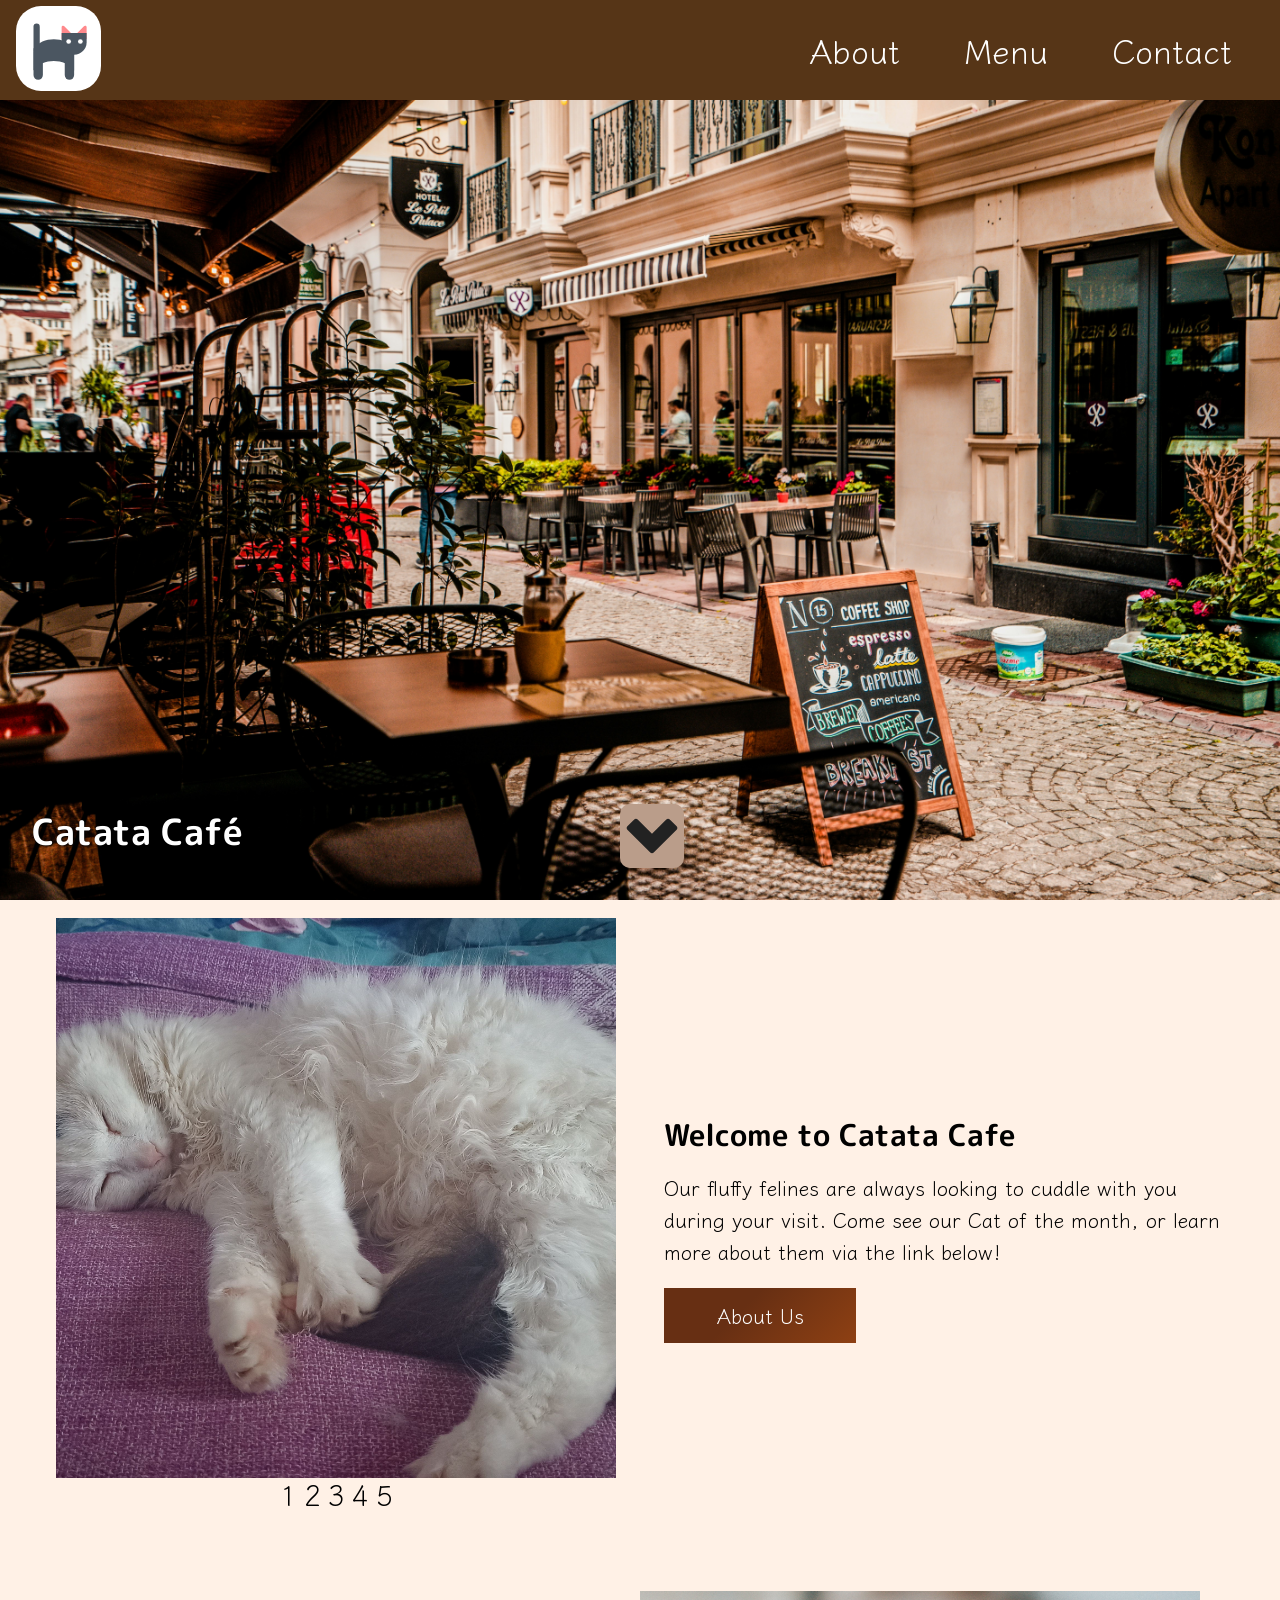
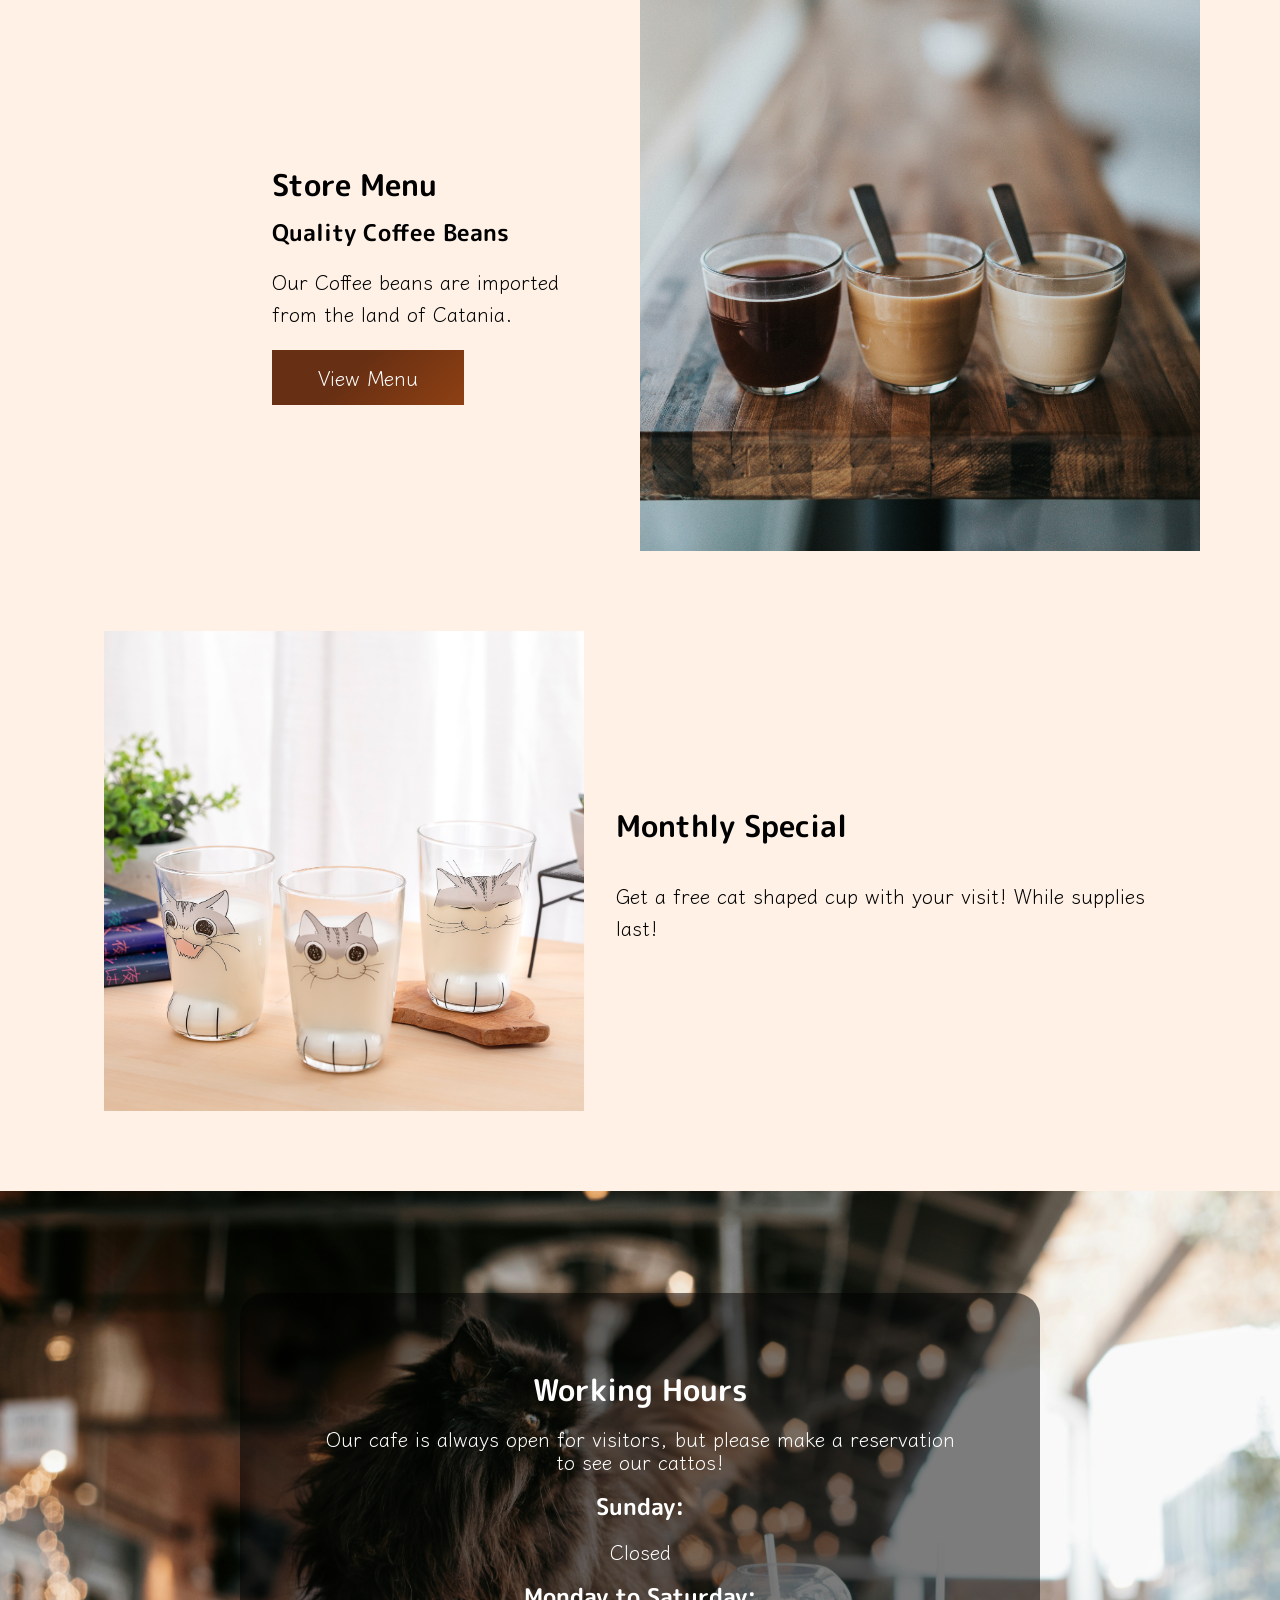
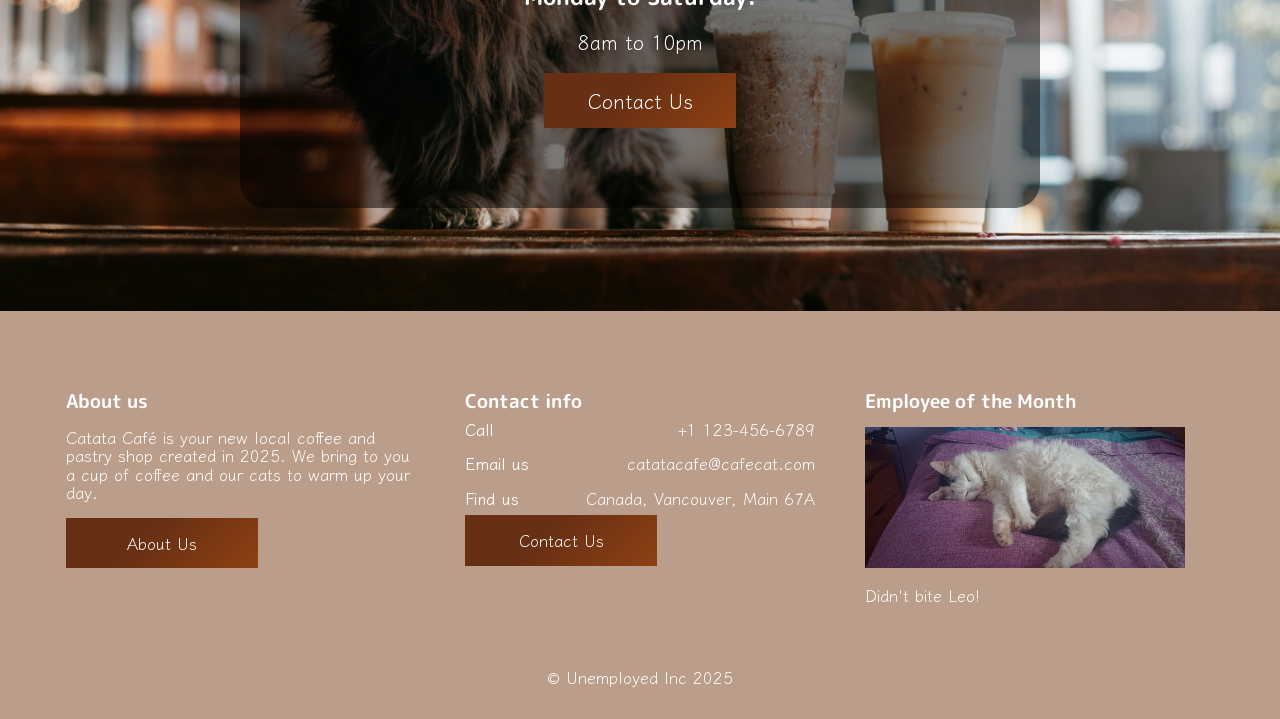
<file: index.html>
<!DOCTYPE html>
<html lang="en">
<head>
    <meta charset="UTF-8">
    <meta name="viewport" content="width=device-width, initial-scale=1.0">
    <!-- Stylesheet -->
    <link rel="stylesheet" href="./styles/global.css">
    <link rel="stylesheet" href="./styles/styles.css">
    <!-- Fonts -->
    <link rel="preconnect" href="https://fonts.googleapis.com">
    <link rel="preconnect" href="https://fonts.gstatic.com" crossorigin>
    <link href="https://fonts.googleapis.com/css2?family=Klee+One&family=M+PLUS+Rounded+1c&display=swap" rel="stylesheet">
    <!-- Favicon -->
    <link rel="icon" href="media/cat_favi.png" sizes="32x32">
    <title>Catata Café</title>
</head>
<body>
    <!-- Navigation -->
    <header>
        <nav>
            <a href="./index.html"><img class="home_icon" src="media/full_cat.svg" alt="A cat that is used as the Cafe icon"></a>
            <ul id="nav-toggle" class="nav-menu">
                <li><a href="./about.html">About</a></li>
                <li><a href="./menu.html">Menu</a></li>
                <li><a href="./contact.html">Contact</a></li>
            </ul>
        </nav>

        <div id="nav_button" class="hamenu">
            <div class="bar1"></div>
            <div class="bar2"></div>
            <div class="bar3"></div>
        </div>

        <h1 class="header_title">
            Catata Café
        </h1>
        <a href="#main"><div class="arrow bounce"></div></a>
        <img class="hero" src="media/cafe_outside.jpg" alt="cafe outside">
    </header>
    <!-- Main -->
     <main id="main">
        <!-- Store Cats -->
        <article id="cat_mascots" class="store_mascots">
            
            <section class="store_mascots_info">
                <div class="carousal">
                    <div class="slider">
                        <div class="slides">
                            <div id="slide-1">
                                <img src="media/cats/Tata.jpg" alt="A fluffy cat named Tata">
                            </div>

                            <div id="slide-2">
                                <img src="media/cats/Loki.jpg" alt="A cat named Loki">
                            </div>

                            <div id="slide-3">
                                <img  src="media/cats/Peaches.jpg" alt="A cat named Peaches">
                            </div>

                            <div id="slide-4">
                                <img  src="media/cats/mimo_hat.jpg" alt="A cat with a hat named Mimo">
                            </div>

                            <div id="slide-5">
                                <img  src="media/cats/toby.jpg" alt="A cat named Toby">
                            </div>
                        </div>
                        <a href="#slide-1">1</a>
                        <a href="#slide-2">2</a>
                        <a href="#slide-3">3</a>
                        <a href="#slide-4">4</a>
                        <a href="#slide-5">5</a>
                    </div>
                </div>
                <section class="mascot_info_2">
                    <h2>Welcome to Catata Cafe</h2>
                    <p>Our fluffy felines are always looking to cuddle with you during your visit. Come see our Cat of the month, or learn more about them via the link below!</p>
                    <a class="cat_button" href="./about.html#cat_staff">
                        About Us
                    </a>
                </section>
            </section>
        </article>

        <!-- Menu Items -->
        <article class="featured_menu">
            <img src="media/three_style_coffee.jpg" alt="Three styles of coffee.">
            <section class="featured_menu_info">
                <h2>Store Menu</h2>
                <h3>Quality Coffee Beans</h3>
                <p>Our Coffee beans are imported from the land of Catania.</p>
                <a href="./menu.html" class="cat_button">
                    View Menu
                </a>
            </section>
        </article>
        
        <!-- Monthly Special -->
        <article class="monthly_special">
            <img src="media/cat_cup.jpeg" alt="Daily special item: Seasonal meow-nificent pumpkin latte">
            <section class="monthly_special_info">
                <h2>
                    Monthly Special
                </h2>
                <section>
                    <p>Get a free cat shaped cup with your visit! While supplies last!</p>
                    
                </section>
            </section>
        </article>
        <!-- Cafe Hours -->
        <article class="cafe_hours">
            <section class="hours_overlay">
                <h2>Working Hours</h2>
                <p>Our cafe is always open for visitors, but please make a reservation to see our cattos!</p>
                <h3>
                    Sunday:
                </h3>
                <p>
                    Closed
                </p>
                <h3>
                    Monday to Saturday:
                </h3>
                <p>
                    8am to 10pm
                </p>
                <a href="./contact.html" class="cat_button">
                    Contact Us
                </a>
            </section>
        </article>

     </main>

    <!-- Footer -->
    <footer class="footerCopy">

        <section class="navFooter">
            <article class="footArticle">
                <h3>About us</h3>
                <p> Catata Café is your new local coffee and pastry shop created in 2025. We bring to you a cup of coffee and our cats to warm up your day.</p>
                <a href="./about.html" class="cat_button">
                    About Us
                </a>
            </article>
            <article class="footArticle">
                <h3>Contact info</h3>
                <section  class="contactFoot">
                    <h4 class="contacter">Call</h4>
                    <p class="contacter">+1 123-456-6789</p>
                </section>
                <section  class="contactFoot">
                    <h4 class="contacter">Email us</h4>
                    <p class="contacter">catatacafe@cafecat.com</p>
                </section>
                <section  class="contactFoot">
                    <h4 class="contacter">Find us</h4>
                    <p class="contacter">Canada, Vancouver, Main 67A</p>
                </section>
                <a href="./contact.html" class="cat_button">
                   Contact Us
                </a>
            </article>
            <article class="footArticle">
                <h3>Employee of the Month</h3>
                <article class="catOfTheMonth">
                    <img src="media/cats/Tata.jpg" alt="A Cat named Tata">
                </article>
                <p>Didn't bite Leo!</p>
            </article>
        </section>

            <p>	&#169; Unemployed Inc 2025</p>
    </footer>
    <!-- Javascript -->
    <script src="/scripts/script.js"></script>
    
</body>
</html>
</file>
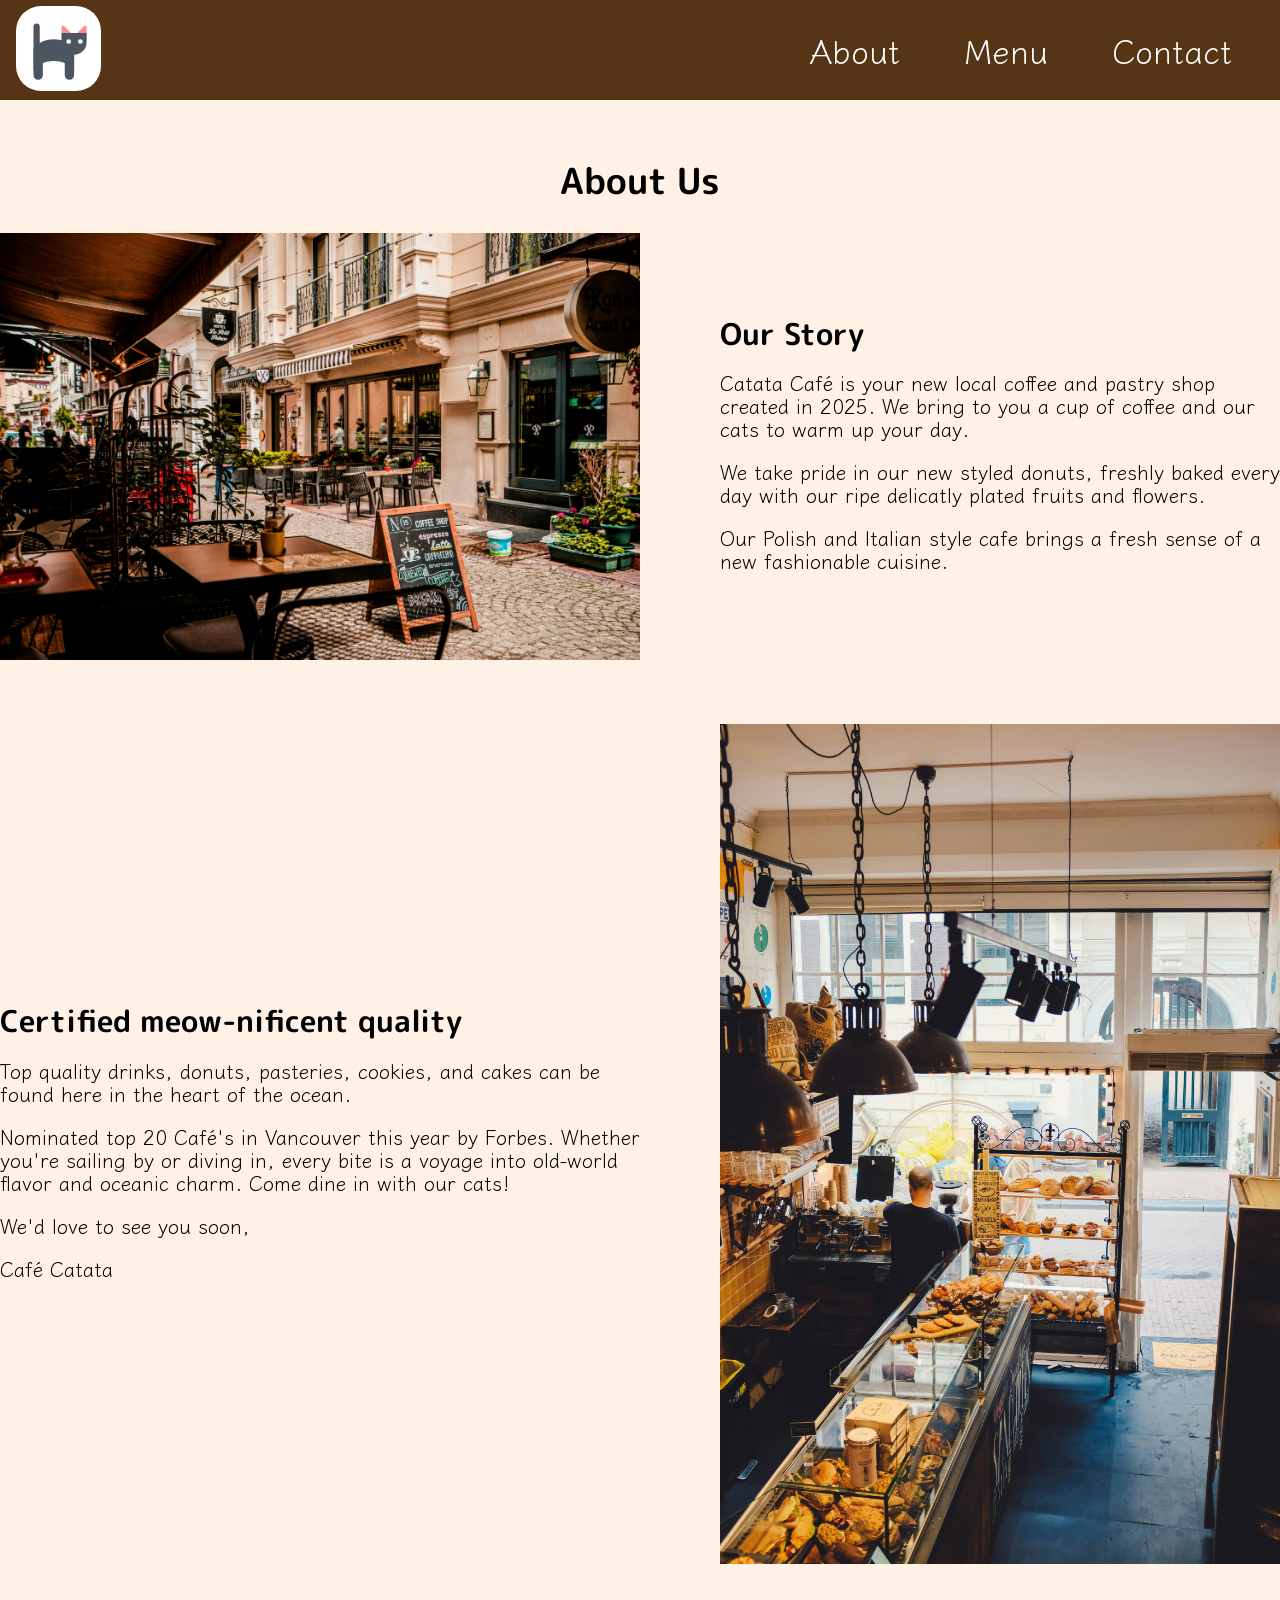
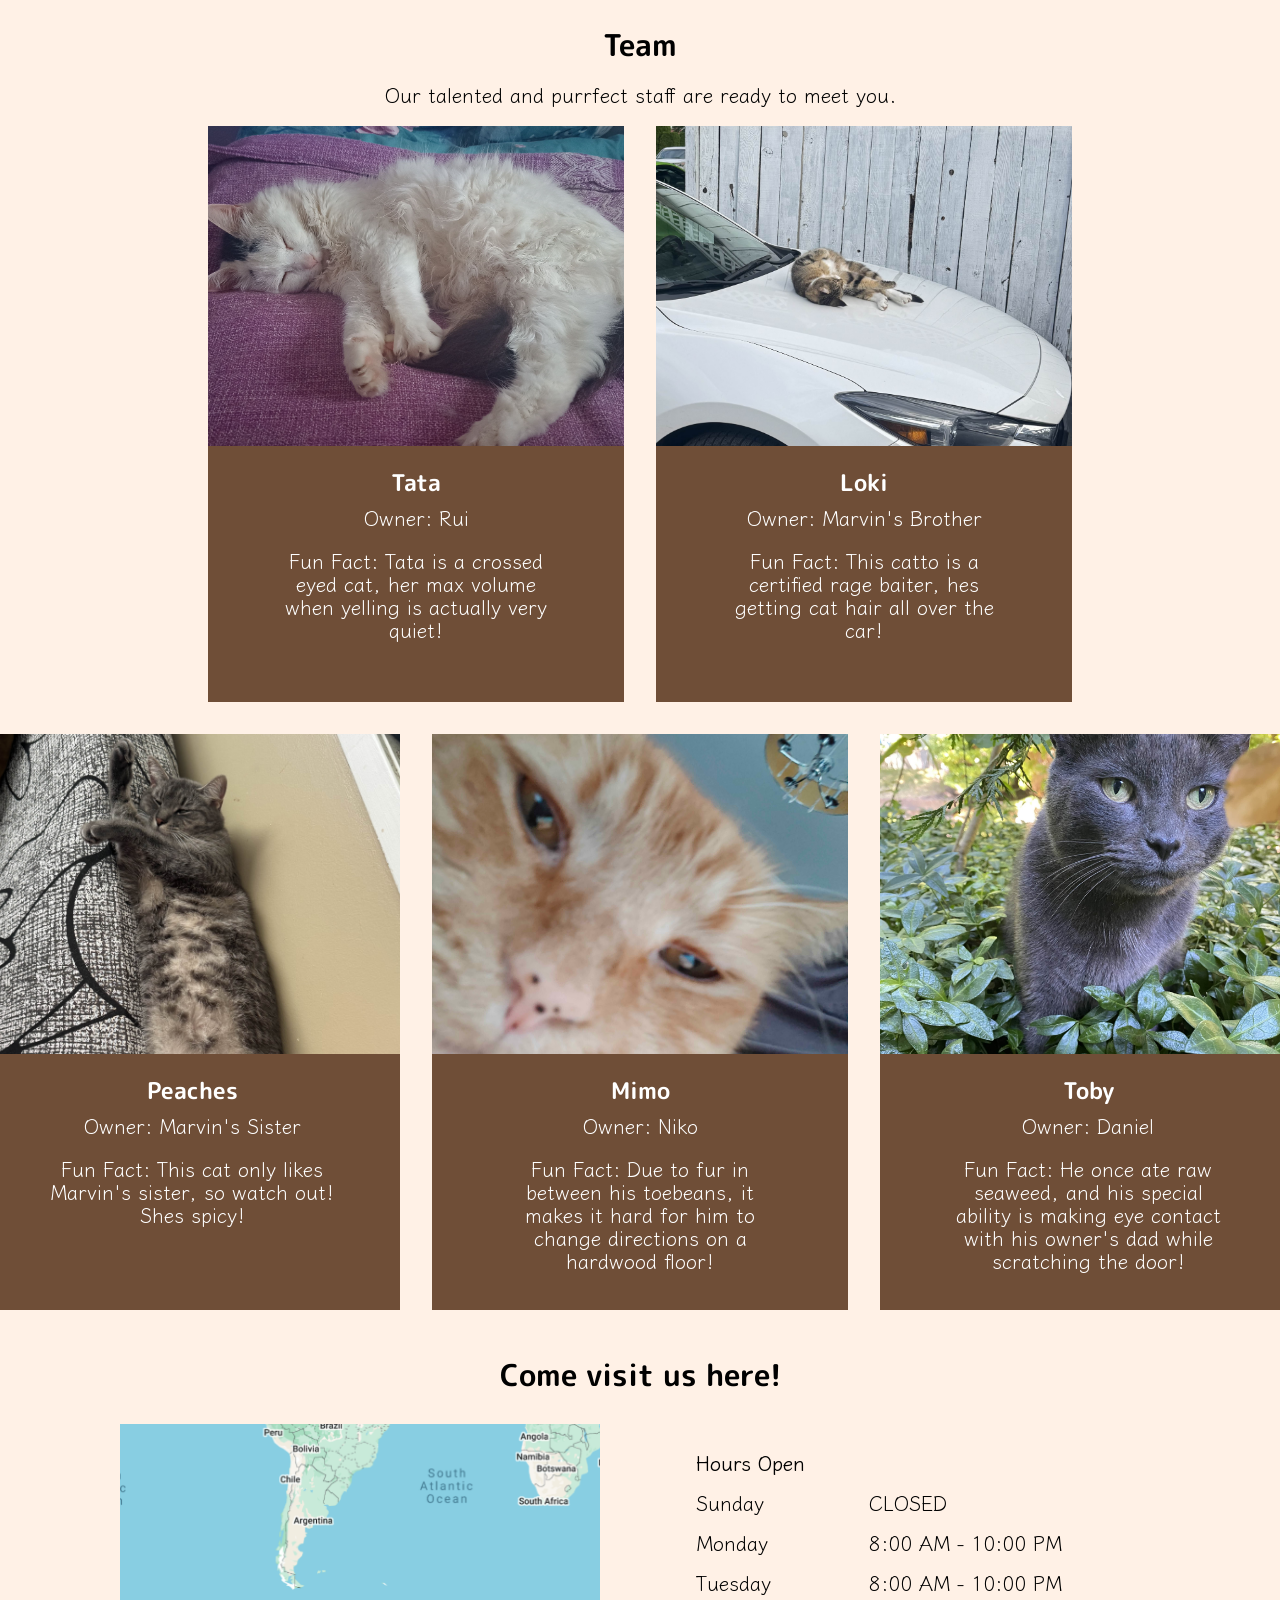
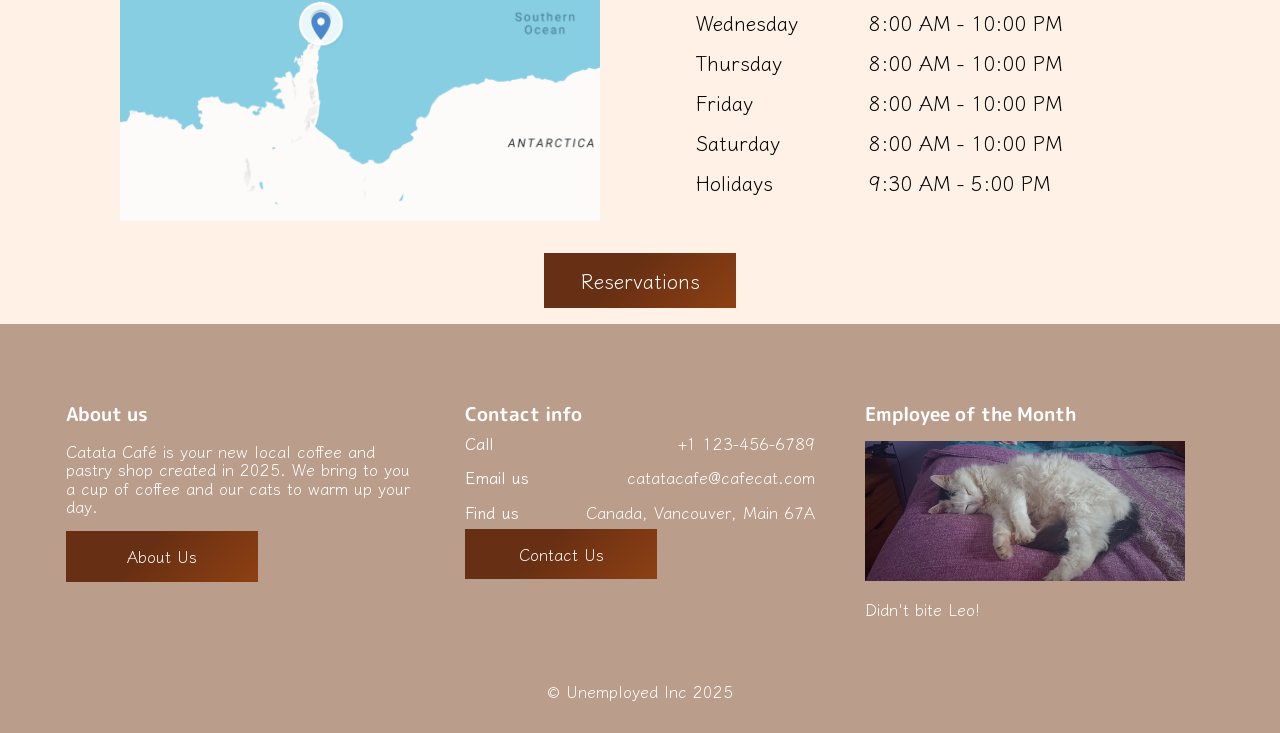
<file: about.html>
<!DOCTYPE html>
<html lang="en">
<head>
    <meta charset="UTF-8">
    <meta name="viewport" content="width=device-width, initial-scale=1.0">
    <!-- Stylesheet -->
    <link rel="stylesheet" href="./styles/global.css">
    <link rel="stylesheet" href="./styles/styles.css">
    <!-- Fonts -->
    <link rel="preconnect" href="https://fonts.googleapis.com">
    <link rel="preconnect" href="https://fonts.gstatic.com" crossorigin>
    <link href="https://fonts.googleapis.com/css2?family=Klee+One&family=M+PLUS+Rounded+1c&display=swap" rel="stylesheet">
    <!-- Favicon -->
    <link rel="icon" href="media/cat_favi.png" sizes="32x32">
    <title>Catata Café</title>
</head>

<body>
    <!-- Navigation -->
    <header>
        <nav>
            <a href="./index.html"><img class="home_icon" src="media/full_cat.svg" alt="A cat that is used as the Cafe icon"></a>
            <ul id="nav-toggle" class="nav-menu">
                <li><a href="./about.html">About</a></li>
                <li><a href="./menu.html">Menu</a></li>
                <li><a href="./contact.html">Contact</a></li>
            </ul>
        </nav>

        <div type="button" id="nav_button" class="hamenu">
            <div class="bar1"></div>
            <div class="bar2"></div>
            <div class="bar3"></div>
        </div>

        <h1>
            About Us
        </h1>
    </header>
    
    <!-- Main -->
     <main>
        <article class="infoAbout1">

            <img src="media/cafe_outside.jpg" alt="Cafe Luna" class="cafe_photo">
            <!-- About us description<-->
            <div>
                <h2>Our Story</h2>
                <p> 
                    Catata Café is your new local coffee and pastry shop created in 2025. We bring
                    to you a cup of coffee and our cats to warm up your day.
                </p>
                <p>
                    We take pride in our new styled donuts, freshly baked every day with our ripe delicatly 
                    plated fruits and flowers.
                </p>
                <p>
                    Our Polish and Italian style cafe brings a fresh sense of a new fashionable cuisine. 
                </p>
            </div>

        </article>

        <article class ="infoAbout2">
            <!-- About us description p2 <-->
            <img src="media/bakery.jpg" alt="Cafe Luna" class="bakery_photo">
            <div>
                <h2>Certified meow-nificent quality</h2>
                <p> 
                    Top quality drinks, donuts, pasteries, cookies, and cakes can be found here 
                    in the heart of the ocean.
                </p>

                <p>
                    Nominated top 20 Café's in Vancouver this year by Forbes. Whether you're sailing by or diving in, every bite 
                    is a voyage into old-world flavor and oceanic charm. Come dine in with our cats!
                </p>

                <p>
                    We'd love to see you soon, 
                </p>
                
                <p>
                    Café Catata
                </p>
            </div>

        </article>

        <!-- Cat Staff Profiles -->
         <article class="cat_staff_profiles">
            <h2>Team</h2>
            <p>Our talented and purrfect staff are ready to meet you.</p>
            <div class="infoAboutCats">
                <!-- Row 1 of Cats -->
            <section class="catRow1">

                <article class="infoAboutSingleCat">
                    <img src="media/cats/Tata.jpg">
                    <h3>Tata</h3>
                    <p>Owner: Rui</p>
                    <p>Fun Fact: Tata is a crossed eyed cat, her max volume when yelling is actually very quiet!</p>
                </article>

                <article class="infoAboutSingleCat">
                    <img src="media/cats/Loki.jpg">
                    <h3>Loki</h3>
                    <p>Owner: Marvin's Brother</p>
                    <p>Fun Fact: This catto is a certified rage baiter, hes getting cat hair all over the car!</p>
                </article>

            </section>

            <!-- Row 2 of Cats -->
            <section class="catRow2">

                <article class="infoAboutSingleCat">
                    <img src="media/cats/Peaches.jpg">
                    <h3>Peaches</h3>
                    <p>Owner: Marvin's Sister</p>
                    <p>Fun Fact: This cat only likes Marvin's sister, so watch out! Shes spicy!</p>
                </article>

                <article class="infoAboutSingleCat">
                    <img src="media/cats/mimo.jpg">
                    <h3>Mimo</h3>
                    <p>Owner: Niko</p>
                    <p>Fun Fact: Due to fur in between his toebeans, it makes it hard for him to change directions on a hardwood floor!</p>
                </article>

                <article class="infoAboutSingleCat">
                    <img src="media/cats/toby_outside.jpg">
                    <h3>Toby</h3>
                    <p>Owner: Daniel</p>
                    <p>Fun Fact: He once ate raw seaweed, and his special ability is making eye contact with his owner's dad while scratching the door!</p>
                </article>

            </section>
            </div>
            

         </article>

        <!-- OPEN Hours -->
        <article class="visit_us">
            <h2>Come visit us here!</h2>
            <div class="operationHours">
                <img src="media/lunaCafe.jpg" alt="Cafe Luna Google Maps" class="cafeMap">
            
                <table class="table-hours">
                    <th>Hours Open</th>
                    
                    <tr>
                        <td>Sunday</td>
                        <td>CLOSED</td>
                    </tr>
                    <tr>
                        <td>Monday</td>
                        <td>8:00 AM - 10:00 PM</td>
                    </tr>
                    <tr>
                        <td>Tuesday</td><td>8:00 AM - 10:00 PM</td>
                    </tr>
                    <tr>
                        <td>Wednesday</td><td>8:00 AM - 10:00 PM</td>
                    </tr>
                    <tr> 
                        <td>Thursday</td><td>8:00 AM - 10:00 PM</td>
                    </tr>
                    <tr>
                        <td>Friday</td><td>8:00 AM - 10:00 PM</td>
                    </tr>
                    <tr>
                        <td>Saturday</td><td>8:00 AM - 10:00 PM</td>
                    </tr>                
                    
                    <tr>
                        <td>Holidays</td><td>9:30 AM - 5:00 PM</td>
                    </tr> 
                </table>
            </div>

            <a href="./contact.html" class="cat_button">
                Reservations
            </a>
            
        </article>
     </main>

    <!-- Footer -->
    <footer class="footerCopy">

        <section class="navFooter">
            <article class="footArticle">
                <h3>About us</h3>
                <p> Catata Café is your new local coffee and pastry shop created in 2025. We bring to you a cup of coffee and our cats to warm up your day.</p>
                <a href="./about.html" class="cat_button">
                    About Us
                </a>
            </article>
            <article class="footArticle">
                <h3>Contact info</h3>
                <section  class="contactFoot">
                    <h4 class="contacter">Call</h4>
                    <p class="contacter">+1 123-456-6789</p>
                </section>
                <section  class="contactFoot">
                    <h4 class="contacter">Email us</h4>
                    <p class="contacter">catatacafe@cafecat.com</p>
                </section>
                <section  class="contactFoot">
                    <h4 class="contacter">Find us</h4>
                    <p class="contacter">Canada, Vancouver, Main 67A</p>
                </section>
                <a href="./contact.html" class="cat_button">
                   Contact Us
                </a>
            </article>
            <article class="footArticle">
                <h3>Employee of the Month</h3>
                <article class="catOfTheMonth">
                    <img src="media/cats/Tata.jpg" alt="A Cat named Tata">
                </article>
                <p>Didn't bite Leo!</p>
            </article>
        </section>

            <p>&#169; Unemployed Inc 2025</p>
    </footer>
    <!-- Javascript -->
    <script src="/scripts/script.js"></script>
</body>
</html>
</file>
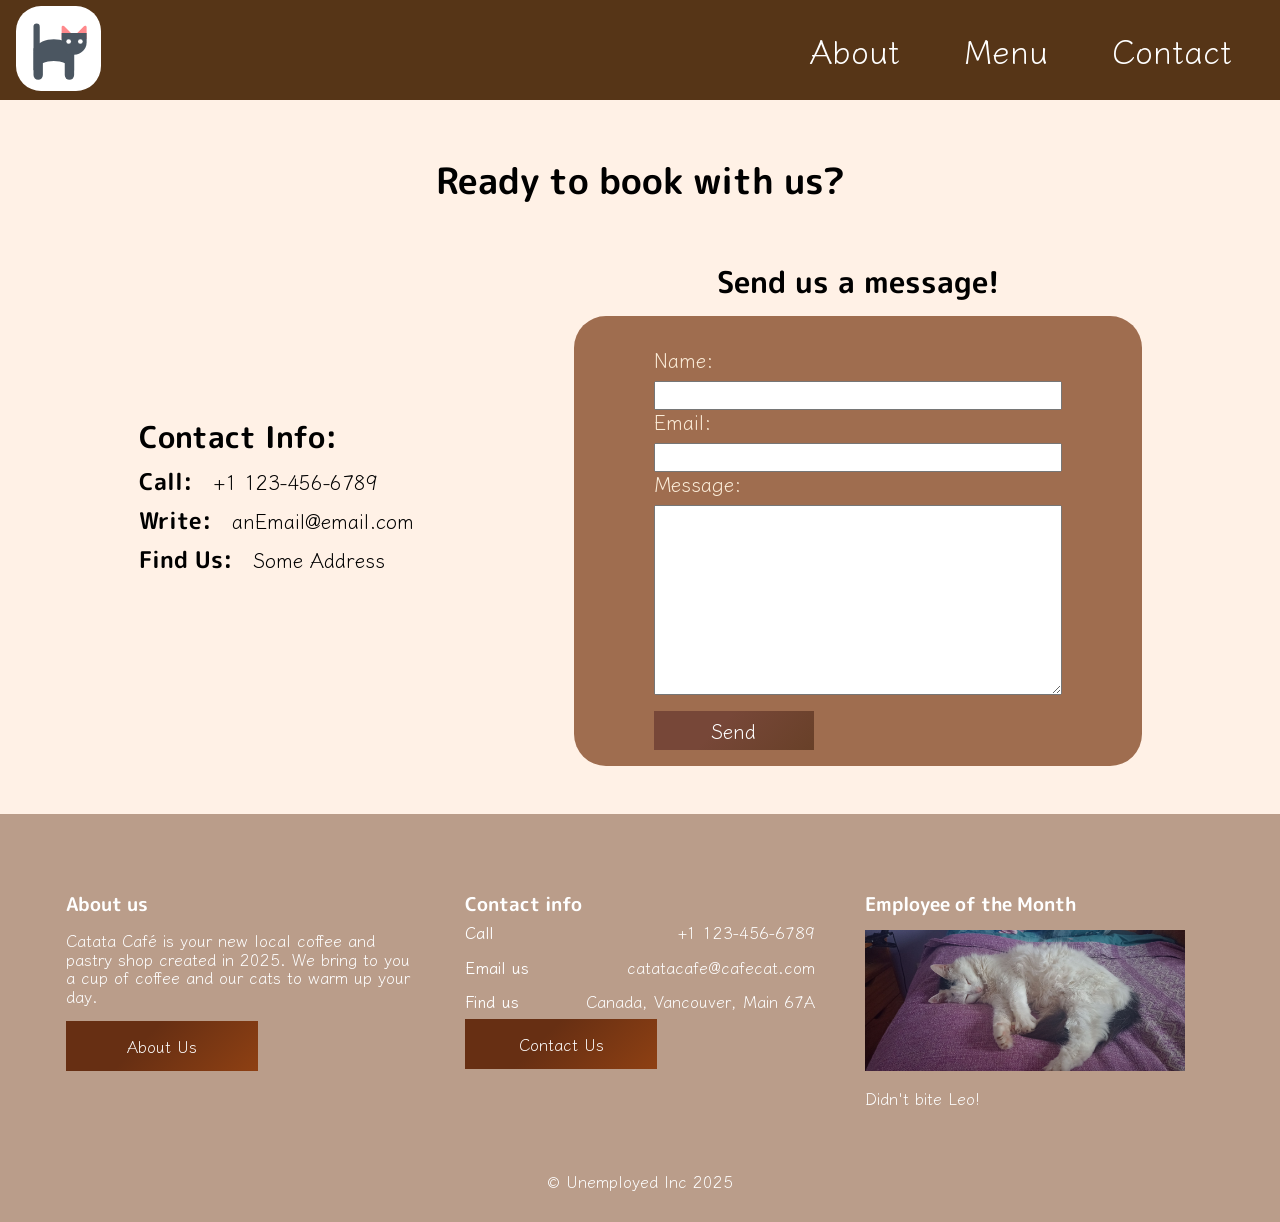
<file: contact.html>
<!DOCTYPE html>
<html lang="en">
<head>
    <meta charset="UTF-8">
    <meta name="viewport" content="width=device-width, initial-scale=1.0">
    <!-- Stylesheet -->
    <link rel="stylesheet" href="./styles/global.css">
    <link rel="stylesheet" href="./styles/styles.css">
    <!-- Fonts -->
    <link rel="preconnect" href="https://fonts.googleapis.com">
    <link rel="preconnect" href="https://fonts.gstatic.com" crossorigin>
    <link href="https://fonts.googleapis.com/css2?family=Klee+One&family=M+PLUS+Rounded+1c&display=swap" rel="stylesheet">
    <!-- Favicon -->
     <link rel="icon" href="media/cat_favi.png" sizes="32x32">
    <title>Café Luna</title>
</head>

<body>
    <!-- Navigation -->
    <header>
        <nav>
            <a href="./index.html"><img class="home_icon" src="media/full_cat.svg" alt="A cat that is used as the Cafe icon"></a>
            <ul id="nav-toggle" class="nav-menu">
                <li><a href="./about.html">About</a></li>
                <li><a href="./menu.html">Menu</a></li>
                <li><a href="./contact.html">Contact</a></li>
            </ul>
        </nav>

        <div id="nav_button" class="hamenu">
            <div class="bar1"></div>
            <div class="bar2"></div>
            <div class="bar3"></div>
        </div>

        <h1>
            Ready to book with us?
        </h1>
    </header>
    
    <!-- Main -->
     <main>
        <div class="contactUsPage">
            <!-- Contact Info -->
            <section class="contactInfo">
                <h2>Contact Info:</h2>
                <article class="singleContactInfo">
                    <h3>Call:</h3>
                    <p>+1 123-456-6789</p>
                </article>
                <article class="singleContactInfo">
                    <h3>Write:</h3>
                    <p>anEmail@email.com</p>
                </article>
                <article class="singleContactInfo">
                    <h3>Find Us:</h3>
                    <p>Some Address </p>
                </article>
            </section>
        
            <!-- Form Input  -->
            <section class="formInputSection">
                <h2>Send us a message!</h2>
                <form class="formInput" action="./contact.html" method="post">
                    <article class="formInputSingle" >
                        <label for="name">Name:</label>
                        <input type="text" id="name" name="user_name" required>
                    </article>

                    <article class="formInputSingle">
                        <label for="mail">Email:</label>
                        <input type="email" id="mail" name="user_email" required>
                    </article>

                    <article class="formInputSingle">
                        <label for="msg">Message:</label>
                        <textarea id="msg" name="user_message" rows="8" required></textarea>
                    </article>

                    <button class="cat_button3" type="submit">Send</button>
                    
                </form>
            </section>
        </div>
        

    </main>

    <!-- Footer -->
    <footer class="footerCopy">

        <section class="navFooter">
            <article class="footArticle">
                <h3>About us</h3>
                <p> Catata Café is your new local coffee and pastry shop created in 2025. We bring to you a cup of coffee and our cats to warm up your day.</p>
                <a href="./about.html" class="cat_button">
                    About Us
                </a>
            </article>
            <article class="footArticle">
                <h3>Contact info</h3>
                <section  class="contactFoot">
                    <h4 class="contacter">Call</h4>
                    <p class="contacter">+1 123-456-6789</p>
                </section>
                <section  class="contactFoot">
                    <h4 class="contacter">Email us</h4>
                    <p class="contacter">catatacafe@cafecat.com</p>
                </section>
                <section  class="contactFoot">
                    <h4 class="contacter">Find us</h4>
                    <p class="contacter">Canada, Vancouver, Main 67A</p>
                </section>
                <a href="./contact.html" class="cat_button">
                    Contact Us
                </a>
            </article>
            <article class="footArticle">
                <h3>Employee of the Month</h3>
                <article class="catOfTheMonth">
                    <img src="media/cats/Tata.jpg" alt="A Cat named Tata">
                </article>
                <p>Didn't bite Leo!</p>
            </article>
        </section>

            <p>&#169; Unemployed Inc 2025</p>
    </footer>
    <!-- Javascript -->
    <script src="/scripts/script.js"></script>
</body>
</html>
</file>
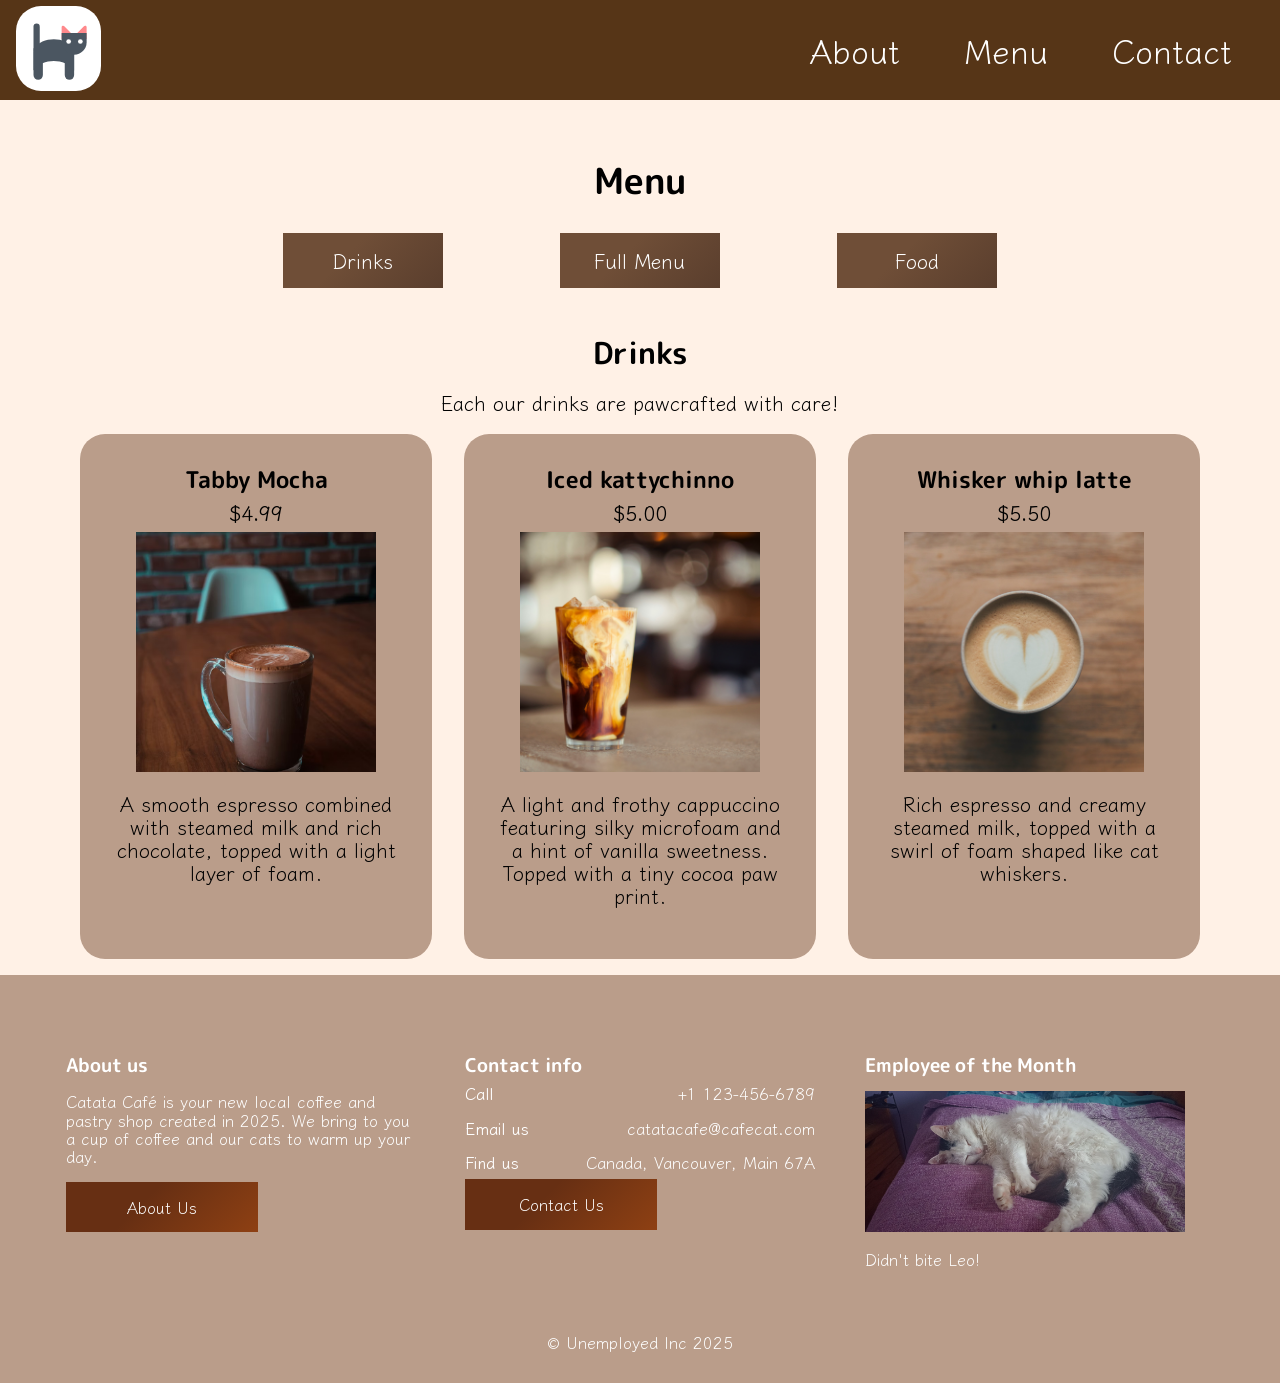
<file: menu.html>
<!DOCTYPE html>
<html lang="en">
<head>
    <meta charset="UTF-8">
    <meta name="viewport" content="width=device-width, initial-scale=1.0">
    <!-- Stylesheet -->
    <link rel="stylesheet" href="./styles/global.css">
    <link rel="stylesheet" href="./styles/styles.css">
    <!-- Fonts -->
    <link rel="preconnect" href="https://fonts.googleapis.com">
    <link rel="preconnect" href="https://fonts.gstatic.com" crossorigin>
    <link href="https://fonts.googleapis.com/css2?family=Klee+One&family=M+PLUS+Rounded+1c&display=swap" rel="stylesheet">
    <!-- Favicon -->
     <link rel="icon" href="./media/cat_favi.png" sizes="32x32">
    <title>Catata Café</title>
</head>
<body>
    <!-- Navigation -->
    <header>
        <nav>
            <a href="./index.html"><img class="home_icon" src="media/full_cat.svg" alt="A cat that is used as the Cafe icon"></a>
            <ul id="nav-toggle" class="nav-menu">
                <li><a href="./about.html">About</a></li>
                <li><a href="./menu.html">Menu</a></li>
                <li><a href="./contact.html">Contact</a></li>
            </ul>
        </nav>

        <div id="nav_button" class="hamenu">
            <div class="bar1"></div>
            <div class="bar2"></div>
            <div class="bar3"></div>
        </div>

        <h1>
            Menu
        </h1>
    </header>
    <!-- Main -->
     <main>
        <section class="menu_button_layout">
            <button type="button" class="cat_button2" id="drinkButton">
                Drinks
            </button>

            <a class="cat_button2" href="./media/catata_cafe_menu.pdf" target="_blank">
                Full Menu
            </a>

            <button type="button" class="cat_button2" id="foodButton">
                Food
            </button>
        </section>



        <section class="menuDrinks" id="showDrinks">
            <h2>Drinks</h2>
            <p>Each our drinks are pawcrafted with care!</p>
            
            <div class="food_article_style">
                <article class="food_article">
                    <h3>Tabby Mocha</h3>
                    <h4>$4.99</h4>
                    <img src="../media/mocha.jpg" alt="chocolate mocha with steamed milk">
                    <p>A smooth espresso combined with steamed milk and rich chocolate, topped with a light layer of foam. </p>
                </article>

                <article class="food_article">
                    <h3>Iced kattychinno</h3>
                    <h4>$5.00</h4>
                    <img src="../media/iced_coffee.jpg" alt="a iced cappuchino with cocoa paw print">
                    <p>A light and frothy cappuccino featuring silky microfoam and a hint of vanilla sweetness. Topped with a tiny cocoa paw print.</p>
                </article>

                <article class="food_article">
                    <h3>Whisker whip latte</h3>
                    <h4>$5.50</h4>
                    <img src="../media/coffee_heart.jpg" alt="cat shaped macarons">
                    <p>Rich espresso and creamy steamed milk, topped with a swirl of foam shaped like cat whiskers.
                    </p>
                </article>
            </div>

        </section>

        <section class="menuFood" id="showFood">
            <h2>Food</h2>
            <p>Our food is delicious, but handle it with care among the cats!</p>

            <div class="food_article_style">
                <article class="food_article">
                    <h3>The Meowssant</h3>
                    <h4>$4.50</h4>
                    <img src="../media/croissant.jpg" alt="classic french style croissant">
                    <p>A classic, croissant baked until crisp on the outside and soft inside</p>
                </article>

                <article class="food_article">
                    <h3>ChocoPurr Muffin</h3>
                    <h4>$5.99</h4>
                    <img src="../media/pastry_set_2.jpg" alt="potato wedges">
                    <p>A rich, fluffy chocolate muffin with gooey chocolate chunks, baked to perfection and purr-fectly sweet.
                    </p>
                </article>

                <article class="food_article">
                    <h3>Mewcarons</h3>
                    <h4>$1.99 ea.</h4>
                    <img src="../media/macarons.jpg" alt="cat shaped macarons">
                    <p>Adorable cat-shaped French macarons with flavors like strawberry cream, pistachio, and chocolate ganache.</p>
                </article>
            </div>
        </section>
     </main>

    <!-- Footer -->
    <footer class="footerCopy">

        <section class="navFooter">
            <article class="footArticle">
                <h3>About us</h3>
                <p> Catata Café is your new local coffee and pastry shop created in 2025. We bring to you a cup of coffee and our cats to warm up your day.</p>
                <a href="./about.html" class="cat_button">
                    About Us
                </a>
            </article>
            <article class="footArticle">
                <h3>Contact info</h3>
                <section  class="contactFoot">
                    <h4 class="contacter">Call</h4>
                    <p class="contacter">+1 123-456-6789</p>
                </section>
                <section  class="contactFoot">
                    <h4 class="contacter">Email us</h4>
                    <p class="contacter">catatacafe@cafecat.com</p>
                </section>
                <section  class="contactFoot">
                    <h4 class="contacter">Find us</h4>
                    <p class="contacter">Canada, Vancouver, Main 67A</p>
                </section>
                <a href="./contact.html" class="cat_button">
                    Contact Us
                </a>
            </article>
            <article class="footArticle">
                <h3>Employee of the Month</h3>
                <article class="catOfTheMonth">
                    <img src="media/cats/Tata.jpg" alt="A Cat named Tata">
                </article>
                <p>Didn't bite Leo!</p>
            </article>
        </section>

            <p>&#169; Unemployed Inc 2025</p>
    </footer>
     <!-- Javascript -->
    <script src="/scripts/script.js"></script>
    
</body>
</html>
</file>
<file: styles/styles.css>
* {
  box-sizing: border-box;
}

html{
  font-family: "Klee One", cursive;
  scroll-behavior: smooth;
}

h1, h2, h3{
    font-family: "M PLUS Rounded 1c", sans-serif;
}

h2{
  margin: 0;
}

a{
  display: block;
}

/* Button Styles*/

.cat_button{
  padding: 1rem 2rem 1rem 2rem;
  border: none;
  background-image: linear-gradient(135deg,  #672F13 40%, #8E4013);
  color: white;
  width: 12rem;
  text-align: center;
}

.cat_button:hover{
  background-image: linear-gradient(135deg, #B3826C 40%, #6F4E37);
  color: white;
}

.cat_button2{
  width: 10rem;
  padding: 1rem 2rem 1rem 2rem;
  border: none;
  background-image: linear-gradient(135deg, #6F4E37 40%, #5A3E2D);
  color: white;
}

.cat_button2:hover{
  background-image: linear-gradient(135deg, #B3826C 40%, #6F4E37);
  color: white;
}

.cat_button2:checked{
  box-shadow: 2px 2px 5px #5A3E2D;
}

.cat_button3{
  width: 10rem;
  padding: 0.5rem 1rem 0.5rem 1rem;
  border: none;
  
  background-image: linear-gradient(135deg, #774738 40%, #684028);
  color: white;
}

.cat_button3:hover{
  background-image: linear-gradient(135deg, #CC9966 40%, #804A26);
  color:  white;
}

h1{
    margin-top: 10rem;
    margin-bottom: 2rem;
}


/* Mobile Styles */

/* Icon */

.home_icon{
  width: 85px;
  position: fixed;
  background-color: white;
  padding: 5px;
  margin: 1rem;
  border-radius: 25px;
  top: 0;
  z-index: 99;
}


/* Navigation styles */
.nav-menu{
    display: none;
    z-index: 98;

}

.nav-menu a{
    color: white;
}

.nav-menu a:hover{
  color: rgb(241, 123, 123);
  transition-duration: 0.4s;
}


/* Menu after button is selected */
.show-menu {
    display: flex;
    flex-direction: column;
    text-align: center;
    justify-content: center;
    gap: 3rem;

    font-size: 32px;

    width: 100vw;
    height: 100vh;
    position: fixed;
    top: 0;
    background: #9c6f44;

    margin: 0;
    padding: 0;


}


/* Nav Button */
.hamenu{
  position: fixed;
  bottom: 0;
  right: 0;

  margin: 1rem;

  border: none;
  background-color: white;
  border-radius: 5px;
  padding: 4px 6px 4px 6px;

  z-index: 99;
}

.bar1, .bar2, .bar3 {
  width: 35px;
  height: 5px;
  background-color: 	#6f4827;
  margin: 6px 0;
  transition: 0.4s;
}

.change .bar1 {
  transform: translate(0, 11px) rotate(-45deg);
}
.change .bar2 {
    opacity: 0;
}
.change .bar3 {
  transform: translate(0, -11px) rotate(45deg);
}

/* Hero Banner */

.scroll-arrow{
  display: none;
}

.hero{
    height: 100vh;
    width: 100vw;
    object-fit: cover;
    top: 0;
    border-radius: 0;
}

.header_title{
    position: absolute;
    color: white;
    bottom: 1rem;
    margin-left: 2rem;
    text-shadow: #000000 1px 1px 2px;
}

/* Main  Mobile*/

main{
  display: flex;
  flex-direction: column;
  align-items: center;
}

h1{
    font-size: 36px;
    text-align: center;
    margin-bottom: 2rem;
  }

h3{
  margin: 0;
}

.monthly_special, .featured_menu, .store_mascots{
  margin-top: 1rem;
  margin-bottom: 4rem;
}


.monthly_special h2, .featured_menu h2, .store_mascots h2{
  margin-top: 2rem;
  margin-bottom: 1rem;
}

.monthly_special_info p, .store_mascots_info p, .featured_menu_info p{
  width: 20rem;
  line-height: 2rem;
  text-align: left;
}

/* Carousal Mobile */

.carousal{
    display: flex;
    flex-direction: column;
    justify-content: center;
    align-items: center;
    text-align: center;
}

.slider {
  width: 300px;
  overflow: hidden;
}

.slider a{
  display: inline;
}

.slides {
  display: flex;
  
  overflow-x: auto;
  scroll-snap-type: x mandatory;
  
  scroll-behavior: smooth;
  -webkit-overflow-scrolling: touch;
}

.slider a{
  font-size: 24px;
}

.slides > div {
  scroll-snap-align: start;
  flex-shrink: 0;
  width: 300px;
  height: 300px;
  margin-right: 50px;
  border-radius: 10px;
  background: #eee;
  transform-origin: center center;
  transform: scale(1);
  transition: transform 0.5s;
  position: relative;
  
  display: flex;
  justify-content: center;
  align-items: center;
  font-size: 100px;
}

.slider img {
  object-fit: cover;
  position: absolute;
  top: 0;
  left: 0;
  width: 100%;
  height: 100%;
}



/* Monthly Special - Mobile */
.monthly_special img{
  width: 20rem;
  height: 20rem;
  object-fit: cover;
}

/* Menu Link - Mobile*/

.featured_menu img{
  width: 20rem;
  height: 20rem;
  object-fit: cover;
  object-position: bottom;
}

/* Working Hours - Mobile */

.hours_overlay{
  background-color: rgba(0, 0, 0, 0.5);
  padding: 5rem;
  width: 20rem;
  border-radius: 25px;
  display: flex;
  flex-direction: column;
  justify-content: center;
  align-items: center;
}


.cafe_hours{
  display: flex;
  flex-direction: column;
  flex-wrap: wrap;
  text-align: center;
  justify-content: center;
  align-content: center;

  color: white;
  background-image: url('/media/cat_and_coffee.jpg');
  background-size: cover;
  background-position: center;
  width: 100%;
  height: 45rem;
  margin-top: 4rem;
}

/* About Page - Marco */
.cafe_photo {
    width: 20rem;
}

.bakery_photo {
    width: 17rem;
}

.infoAbout1, .infoAbout2{
  display: flex;
  flex-direction: column;
  align-items: center;
  
  width: 20rem;
  margin-bottom: 2rem;
}

.cafeMap {
    width: 20rem;
}

.table-hours {
    align-items: center;
    text-align: left;
    width: 20rem; 
    border-spacing: 15px;
}

.visit_us h2{
  margin-bottom: 2rem;
  text-align: center;
}

.visit_us {
 display: flex;
 flex-direction: column;
 align-items: center;
}

.operationHours{
  margin-bottom: 2rem;
}

.infoAbout1 h2, .infoAbout2 h2{
  margin-top: 1rem;
}

/* Cat Staff Profiles - Mobile */

.cat_staff_profiles{
  text-align: center;
}


.infoAboutCats{
  margin-bottom: 1rem;
  display: flex;
  flex-direction: column;
  align-items: center;
}

.infoAboutSingleCat img{
  width: 22rem;
  height: 20rem;
  object-fit: cover;
}

.infoAboutSingleCat{
  display: flex;
  flex-direction: column;
  align-items: center;
  width: 22rem;
  height: 32rem;
  background-color: #6F4E37;
  color: white;
  margin-bottom: 2rem;
}

.infoAboutSingleCat h3{
  margin-top: 1em;
}

.infoAboutSingleCat p{
  margin: 0.5em 0em 0.5em 0em;
  width: 18rem;
  text-align: center;
}

/* Open Hours */

.visit_us a{
  margin-bottom: 1rem;
}

/* Menu mobile - Dylan */

.menuFood{
  display: none;
}

.menuDrinks h2, .menuDrinks p, .menuFood h2, .menuFood p{
  text-align: center;
}

.menuDrinks h4, .menuFood h4{
  margin: 0.5rem;
}

.menu_button_layout{
    display: flex;
    flex-direction: column;
    gap: 2rem;
    text-align: center;
    margin-bottom: 3rem;
  }

.food_article img{
  width: 15rem;
  height: 15rem;
  object-fit: cover;
}

.food_article{
  display: flex;
  flex-direction: column;
  align-items: center;
  margin-bottom: 1rem;
  background-color: #BA9D8A;
  border-radius: 25px;
  padding: 2rem;
}

.food_article p{
  width: 18rem;
}

/* Contact us - Mobile */

.contactUsPage p{
  margin: 0.5rem 0rem 0.5rem 0rem;
}

.contactUsPage{
  margin-bottom: 3rem;
}

.contactInfo{
  margin-top: 1rem;
  margin-bottom: 3rem;
}

.contactInfo h2{
  margin-bottom: 0.5rem;
}

.singleContactInfo{
  display: flex;
  align-items: baseline;
  gap: 1em;
}

/* Form Input Fields */

.formInput{
  color: antiquewhite;
  background-color: #9F6D4F;
  padding: 2rem 5rem 1rem 5rem;
  border-radius: 2rem;
}

.formInputSingle{
  display: flex;
  flex-direction: column;
  text-align: left;
  gap: 0.5em;
}

.formInputSection{
  display: flex;
  flex-direction: column;
  gap: 1rem;
}

.formInputSection button{
  margin-top: 1rem;
}

/* navigation footer for all web pages */
footer {
  background-color: #BA9D8A;
  color: white;
  bottom: 0;
}

.navFooter { 
  display: flex; 
  flex-direction: column;
  justify-content: space-evenly;
  text-align: left;
  margin-top: 4rem;
}


.footArticle {
  width: 350px;
  margin-bottom: 2rem;
}

/* space between div articles */
.contactFoot {
  display: flex;
  justify-content: space-between;
}

.catOfTheMonth img{
  margin-top: 15px;
  width: 20rem;
}

.contacter {
  margin-top: 8px;
  margin-bottom: 8px;
}

.footerCopy{
  text-align: center;
  padding: 1rem;
}

/* Desktop Styles */
@media(min-width: 43.75rem){

  main{
    font-size: 20px;
  }

  /* Navigation Desktop */

    .home_icon{
      position: revert;
    }

    nav{
      display: flex;
      position: fixed;
      justify-content: space-between;
      align-items: center;

      background-color: #563517;
      width: 100vw;
      height: 100px;
      
      z-index: 99;
      top: 0;
    }

    .hamenu{
        display: none;
    }

    .nav-menu{
        display: flex;
        font-size: 32px;
        gap: 4rem;
        margin-right: 3rem;
    }

    .arrow{
      position: absolute;
      bottom: 2rem;
      left: 50%;
      margin-left:-20px;
      width: 40px;
      height: 40px;
      background-color: #BA9D8A;
      padding: 2rem;
      border-radius: 10px;

      background-image: url([data-uri]);
      background-size: cover;
      background-repeat: no-repeat;
    }

    .bounce {
      animation: bounce 4s infinite;
    }
    @keyframes bounce {
      0%, 20%, 50%, 80%, 100% {
        transform: translateY(0);
      }
      40% {
        transform: translateY(-30px);
      }
      60% {
        transform: translateY(-15px);
      }
    }

    .scroll-arrow{
      display: flex;
      width: 4rem;
      position: absolute;
      bottom: 2rem;
      background-color: #eee;
      border-radius: 50px;
    }

/* Home Page Desktop - Len */

/* Store mascots Desktop */
    .store_mascots_info{
      display: flex;
      flex-direction: row;
    }

    .store_mascots_info{
      align-items: center;
      gap: 3rem;
    }


/* Carousol Desktop */

    .slider {
      width: 35rem;
    }

    .slides > div {
      width: 35rem;
      height: 35rem;
    }

    .carousal{
      flex-direction: row;
    }

    .slider a{
      font-size: 28px;
    }

    /* Link to Menu Desktop */

    .featured_menu img{
      width: 35rem;
      height: 35rem;
    }

    .featured_menu{
      display: flex;
      flex-direction: row-reverse;
      width: 70rem;
      gap: 3rem;
    }

    .featured_menu_info{
      display: flex;
      flex-direction: column;
      align-self: center;
    }

/* Monthly Special Desktop */

    .monthly_special_info p, .store_mascots_info p{
      width: 35rem;
    }

    .monthly_special img{
      width: 30rem;
      height: 30rem;
    }

    .monthly_special{
      display: flex;
      margin-bottom: 1rem;
      gap: 2rem;
    }

    .monthly_special_info{
      display: flex;
      flex-direction: column;
      align-self: center;
    }

/* Cafe Hours - Main Page Desktop */

    .hours_overlay{
      width: 50rem;
    }


/* About Desktop- Marco */
    .cafe_photo {
        width: 40rem;
    }

    .bakery_photo {
        width: 35rem;
    }

    .infoAbout1, .infoAbout2 {
        align-items: center;
        justify-content: space-evenly;
        width: 80rem;
        margin-bottom: 4rem;
        gap: 5rem;
    }

    .infoAbout1{
      flex-direction: row;
    }

    .infoAbout2{
      flex-direction: row-reverse;
    }

    .visit_us{
      text-align: center;
    }

    .operationHours {
        display: flex;
        align-items: center;
        width: 75rem;
        justify-content: space-evenly;
        
    }

    .cafeMap {
        width: 30rem;
    }

    .table-hours {
        width: 30rem; 
        border-spacing: 15px;
    }

    /* Cat Staff - Desktop */

    .infoAboutSingleCat img{
      width: 26rem;
      height: 20rem;
    }

    .infoAboutSingleCat{
      width: 26rem;
      height: 36rem;
    }

    .catRow1, .catRow2{
      display: flex;
      flex-direction: row;
      gap: 2rem;
    }

    /* Menu Desktop - Dylan */
    .menu_button_layout{
      flex-direction: row;
      width: 50rem;
      justify-content: space-around;
    }

    .food_article_style{
      display: flex;
      gap: 2rem;
    }

    /* Contact Page Desktop */

    .contactUsPage{
      display: flex;
      gap: 10rem;
      margin-top: 2rem;
      align-items: center;
    }

    .formInputSection h2{
      text-align: center;
    }

    /* Footer - Desktop Styles */
    
    .navFooter{
      flex-direction: row;
    }

    .navFooter h3 {
      justify-content: space-between;
    }
    
}
</file>
<file: styles/global.css>
/*! normalize.css v8.0.1 | MIT License | github.com/necolas/normalize.css */

/* Document
   ========================================================================== */

/**
 * 1. Correct the line height in all browsers.
 * 2. Prevent adjustments of font size after orientation changes in iOS.
 */

html {
  line-height: 1.15; /* 1 */
  -webkit-text-size-adjust: 100%; /* 2 */

  background-color:rgb(255, 241, 230);
  
}

/* Sections
   ========================================================================== */

/**
 * Remove the margin in all browsers.
 */

body {
  margin: 0;
}

/**
 * Render the `main` element consistently in IE.
 */

main {
  display: block;
}

/**
 * Correct the font size and margin on `h1` elements within `section` and
 * `article` contexts in Chrome, Firefox, and Safari.
 */

h1 {
  font-size: 2em;
  margin: 0.67em 0;
}

/* Grouping content
   ========================================================================== */

/**
 * 1. Add the correct box sizing in Firefox.
 * 2. Show the overflow in Edge and IE.
 */

hr {
  box-sizing: content-box; /* 1 */
  height: 0; /* 1 */
  overflow: visible; /* 2 */
}

/**
 * 1. Correct the inheritance and scaling of font size in all browsers.
 * 2. Correct the odd `em` font sizing in all browsers.
 */

pre {
  font-family: monospace, monospace; /* 1 */
  font-size: 1em; /* 2 */
}

/* Text-level semantics
   ========================================================================== */

/**
 * Remove the gray background on active links in IE 10.
 */

a {
  background-color: transparent;
}

/**
 * 1. Remove the bottom border in Chrome 57-
 * 2. Add the correct text decoration in Chrome, Edge, IE, Opera, and Safari.
 */

abbr[title] {
  border-bottom: none; /* 1 */
  text-decoration: underline; /* 2 */
  text-decoration: underline dotted; /* 2 */
}

/**
 * Add the correct font weight in Chrome, Edge, and Safari.
 */

b,
strong {
  font-weight: bolder;
}

/**
 * 1. Correct the inheritance and scaling of font size in all browsers.
 * 2. Correct the odd `em` font sizing in all browsers.
 */

code,
kbd,
samp {
  font-family: monospace, monospace; /* 1 */
  font-size: 1em; /* 2 */
}

/**
 * Add the correct font size in all browsers.
 */

small {
  font-size: 80%;
}

/**
 * Prevent `sub` and `sup` elements from affecting the line height in
 * all browsers.
 */

sub,
sup {
  font-size: 75%;
  line-height: 0;
  position: relative;
  vertical-align: baseline;
}

sub {
  bottom: -0.25em;
}

sup {
  top: -0.5em;
}

/* Embedded content
   ========================================================================== */

/**
 * Remove the border on images inside links in IE 10.
 */

img {
  border-style: none;
}

/* Forms
   ========================================================================== */

/**
 * 1. Change the font styles in all browsers.
 * 2. Remove the margin in Firefox and Safari.
 */

button,
input,
optgroup,
select,
textarea {
  font-family: inherit; /* 1 */
  font-size: 100%; /* 1 */
  line-height: 1.15; /* 1 */
  margin: 0; /* 2 */
}

/**
 * Show the overflow in IE.
 * 1. Show the overflow in Edge.
 */

button,
input { /* 1 */
  overflow: visible;
}

/**
 * Remove the inheritance of text transform in Edge, Firefox, and IE.
 * 1. Remove the inheritance of text transform in Firefox.
 */

button,
select { /* 1 */
  text-transform: none;
}

/**
 * Remove the inner border and padding in Firefox.
 */

button::-moz-focus-inner,
[type="button"]::-moz-focus-inner,
[type="reset"]::-moz-focus-inner,
[type="submit"]::-moz-focus-inner {
  border-style: none;
  padding: 0;
}

/**
 * Restore the focus styles unset by the previous rule.
 */

button:-moz-focusring,
[type="button"]:-moz-focusring,
[type="reset"]:-moz-focusring,
[type="submit"]:-moz-focusring {
  outline: 1px dotted ButtonText;
}

/**
 * Correct the padding in Firefox.
 */

fieldset {
  padding: 0.35em 0.75em 0.625em;
}

/**
 * 1. Correct the text wrapping in Edge and IE.
 * 2. Correct the color inheritance from `fieldset` elements in IE.
 * 3. Remove the padding so developers are not caught out when they zero out
 *    `fieldset` elements in all browsers.
 */

legend {
  box-sizing: border-box; /* 1 */
  color: inherit; /* 2 */
  display: table; /* 1 */
  max-width: 100%; /* 1 */
  padding: 0; /* 3 */
  white-space: normal; /* 1 */
}

/**
 * Add the correct vertical alignment in Chrome, Firefox, and Opera.
 */

progress {
  vertical-align: baseline;
}

/**
 * Remove the default vertical scrollbar in IE 10+.
 */

textarea {
  overflow: auto;
}

/**
 * 1. Add the correct box sizing in IE 10.
 * 2. Remove the padding in IE 10.
 */

[type="checkbox"],
[type="radio"] {
  box-sizing: border-box; /* 1 */
  padding: 0; /* 2 */
}

/**
 * Correct the cursor style of increment and decrement buttons in Chrome.
 */

[type="number"]::-webkit-inner-spin-button,
[type="number"]::-webkit-outer-spin-button {
  height: auto;
}

/**
 * Remove the inner padding in Chrome and Safari on macOS.
 */

[type="search"]::-webkit-search-decoration {
  -webkit-appearance: none;
}

/**
 * 1. Correct the inability to style clickable types in iOS and Safari.
 * 2. Change font properties to `inherit` in Safari.
 */

::-webkit-file-upload-button {
  -webkit-appearance: button; /* 1 */
  font: inherit; /* 2 */
}

/* Interactive
   ========================================================================== */

/*
 * Add the correct display in Edge, IE 10+, and Firefox.
 */

details {
  display: block;
}

/*
 * Add the correct display in all browsers.
 */

summary {
  display: list-item;
}

/* Misc
   ========================================================================== */

/**
 * Add the correct display in IE 10+.
 */

template {
  display: none;
}

/**
 * Add the correct display in IE 10.
 */

[hidden] {
  display: none;
}

/* Additional Global Styling */

a{
     text-decoration: none;
     color: black;
 }
 
 li{
     list-style: none;
 }
</file>
